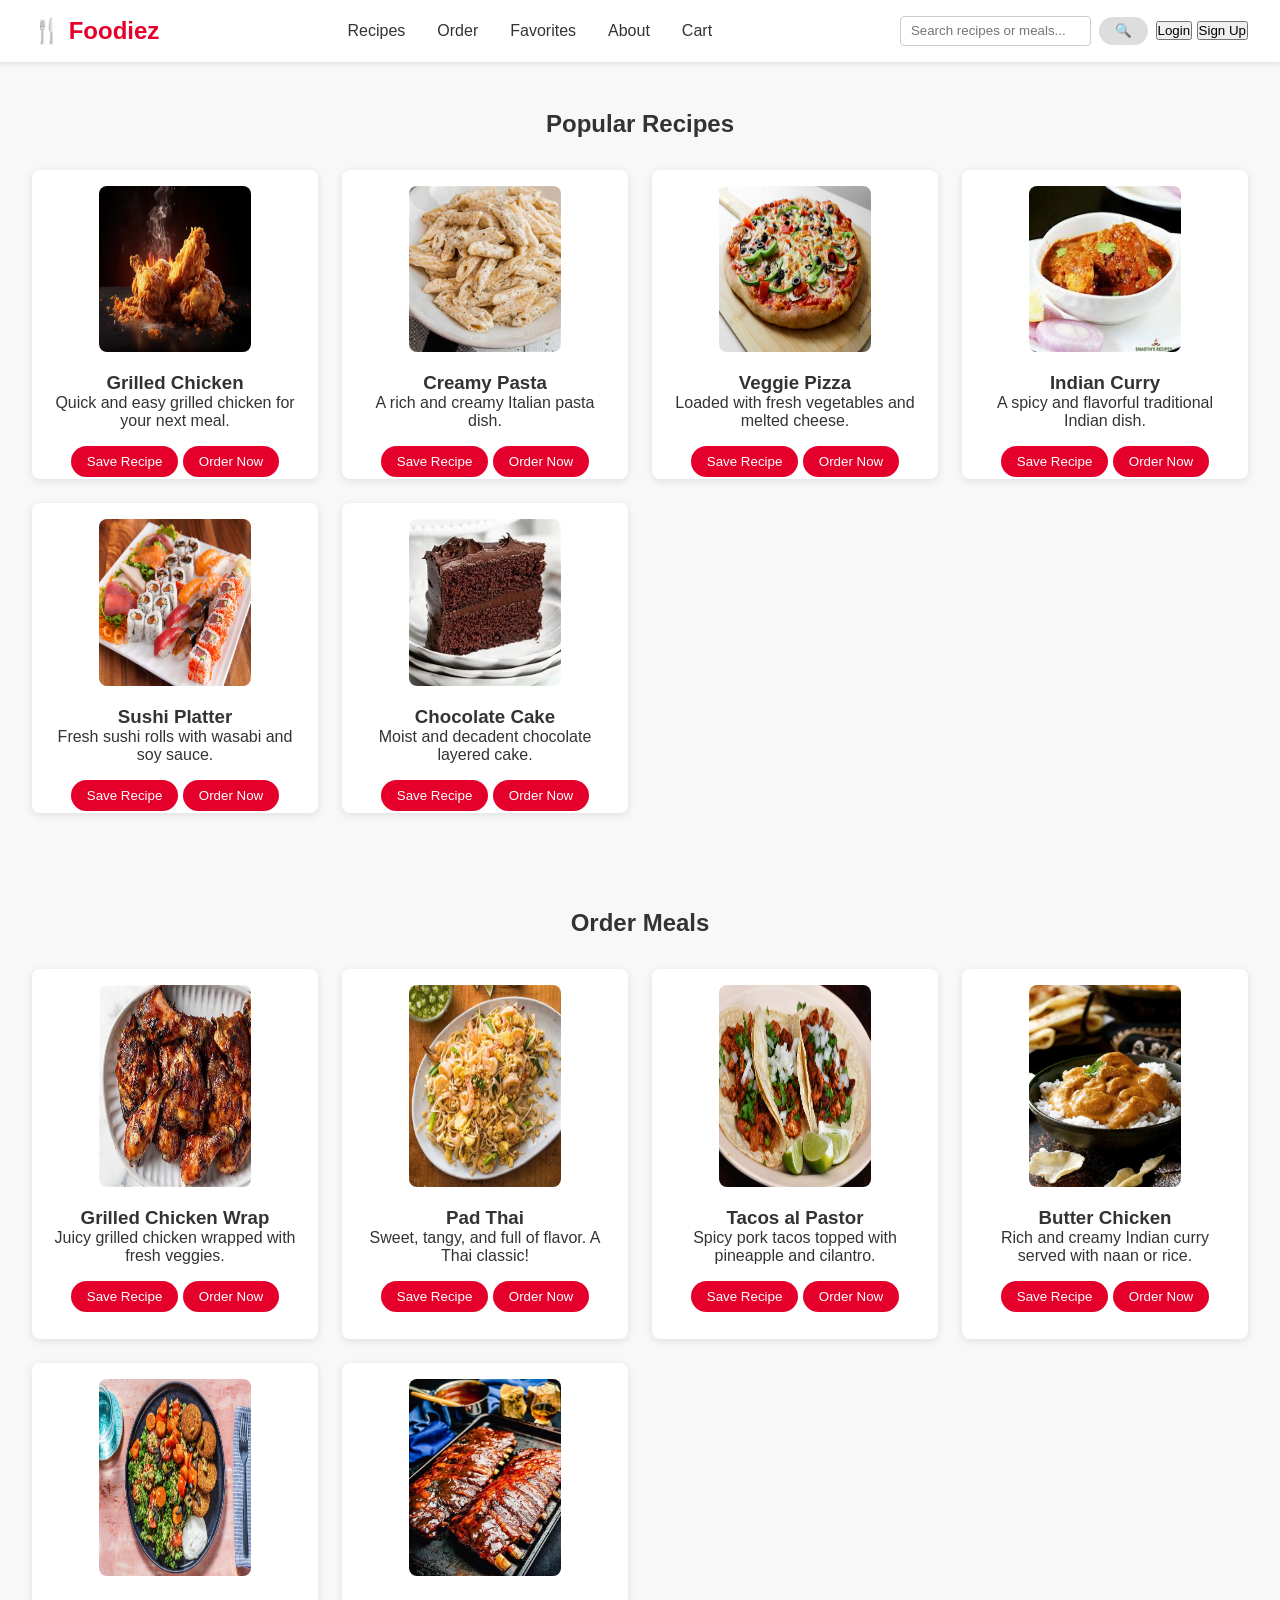
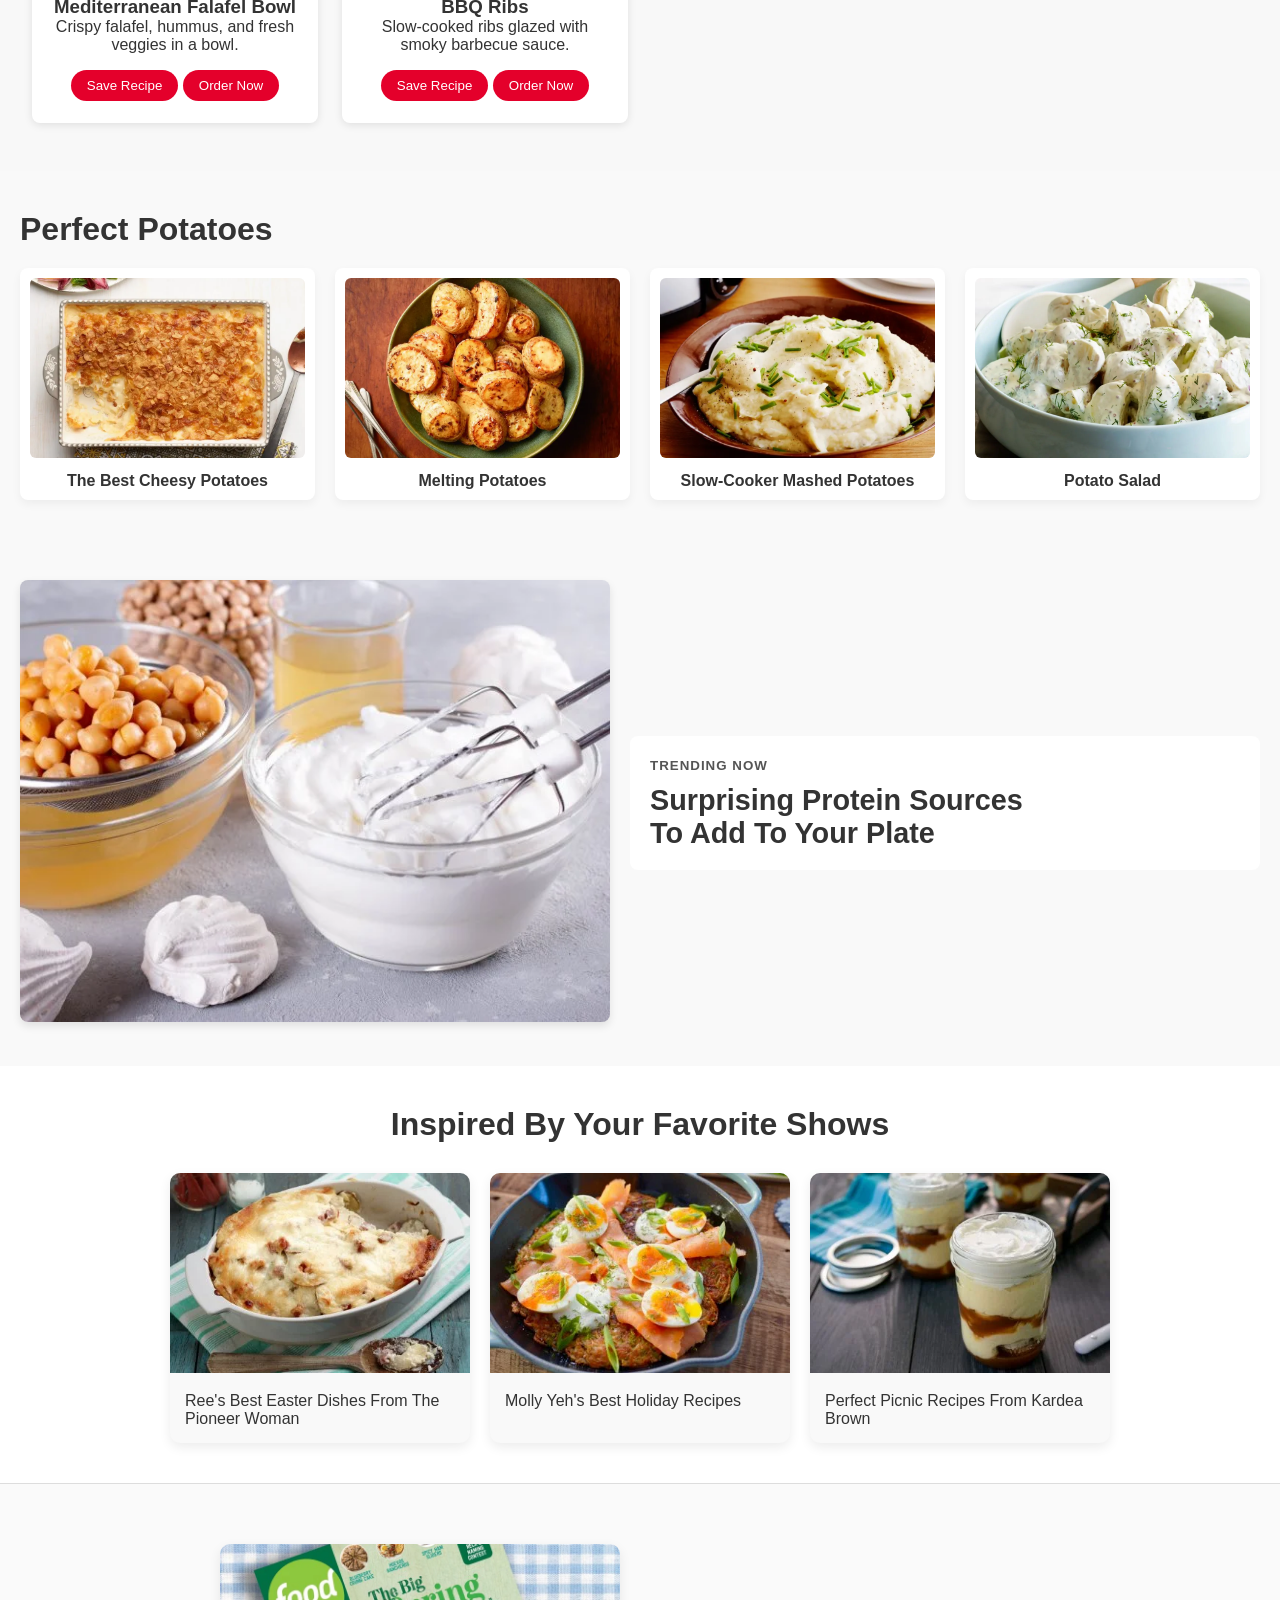
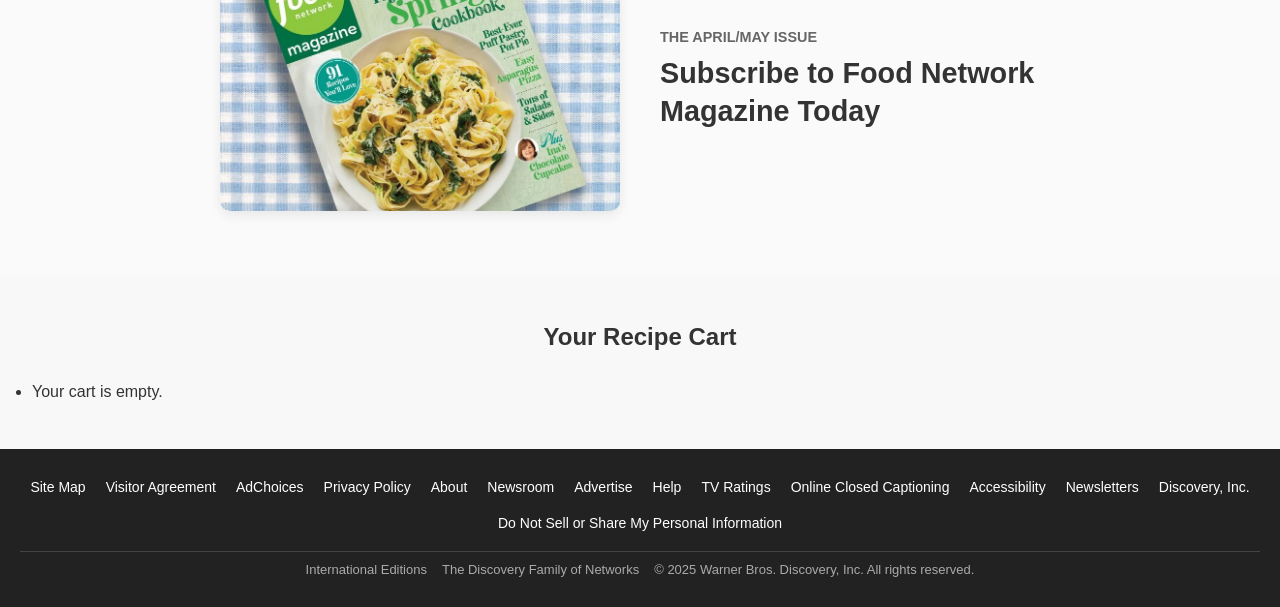
<file: index.html>
<!DOCTYPE html>
<html lang="en">

<head>
  <meta charset="UTF-8" />
  <meta name="viewport" content="width=device-width, initial-scale=1.0" />
  <title>Foodiez - Discover & Order Food</title>
  <link rel="stylesheet" href="index.css" />
</head>

<body>
  <!-- Navbar -->
  <header class="navbar">
    <div class="logo">🍴 Foodiez</div>
    <nav class="nav-links">
      <a href="https://www.indianhealthyrecipes.com/">Recipes</a>
      <a href="#order">Order</a>
      <a href="http://127.0.0.1:3000/one.html">Favorites</a>
      <a href="#about">About</a>
      <!-- <button onclick="addToCart('Ree\'s Best Easter Dishes')">Add to Cart</button> -->
      <a href="#cart"> Cart</a>

    </nav>
    <div class="nav-right">
      <!-- <input type="text" placeholder="Search recipes or meals..." />
      <button class="search-btn">🔍</button> -->
      <input type="text" id="searchInput" placeholder="Search recipes or meals..." />
<button class="search-btn" onclick="searchItems()">🔍</button>

      
      <div id="user-container">
        <button id="loginButton" onclick="openModal('login')">Login</button>
        <button id="signupButton" onclick="openModal('signup')">Sign Up</button>
        <span id="userName" style="display:none;"></span> <!-- Display Name after login -->
        <button id="logoutButton" onclick="logout()" style="display:none;">Sign Out</button> <!-- Sign Out Button -->
      </div>
    </div>
    
  </header>

  

 
  
  
  <!-- Login Modal -->
  <div id="loginModal" class="modal">
    <div class="modal-content">
      <span class="close" onclick="closeModal('login')">&times;</span>
      <h2>Login</h2>
      <input type="text" id="loginEmail" placeholder="Email" />
      <input type="password" id="loginPassword" placeholder="Password" />
      <button onclick="login()">Login</button>
    </div>
  </div>
  
  <!-- Signup Modal -->
  <div id="signupModal" class="modal">
    <div class="modal-content">
      <span class="close" onclick="closeModal('signup')">&times;</span>
      <h2>Sign Up</h2>
      <input type="text" id="signupName" placeholder="Full Name" />
      <input type="email" id="signupEmail" placeholder="Email" />
      <input type="password" id="signupPassword" placeholder="Password" />
      <button onclick="signup()">Sign Up</button>
    </div>
  </div>
  

  <!-- Hero Section -->
  <!-- <section class="hero">
    <img src="https://source.unsplash.com/1600x600/?food" alt="Delicious food" />
    <div class="hero-text">
      <h1>Discover Recipes. Order Meals. All in One Place.</h1>
      <p>Deliciously simple. Welcome to Foodiez.</p>
    </div>
  </section> -->

  <!-- Recipes Section --> 
  <section id="recipes" class="section">
    <h2>Popular Recipes</h2>
    <div class="card-grid">
  
      <div class="card">
        <a href="one.html">
          <img src="./images/generative-ai-illustration-fried-chicken-plain-background_479694-15232.avif" alt="Delicious Recipe" style="cursor: pointer;" />
        </a>
        
        <!-- <img src="./images/generative-ai-illustration-fried-chicken-plain-background_479694-15232.avif" alt="Delicious Recipe" onclick="navigateToRecipe()" style="cursor: pointer;" /> -->
        <h3>Grilled Chicken</h3>
        <p>Quick and easy grilled chicken for your next meal.</p>
        <div class="button-group">
          <button onclick="saveRecipe('Grilled Chicken')">Save Recipe</button>
          <button onclick="orderRecipe('Grilled Chicken')">Order Now</button>
        </div>
      </div>
  
      <div class="card">
        <a href="one.html">
          <img src="./images/img29.jfif "Delicious Recipe" style="cursor: pointer;" />
        </a>
        <!-- <img src="./images/img29.jfif" alt="Creamy Pasta" /> -->
        <h3>Creamy Pasta</h3>
        <p>A rich and creamy Italian pasta dish.</p>
        <div class="button-group">
          <button onclick="saveRecipe('Creamy Pasta')">Save Recipe</button>
          <button onclick="orderRecipe('Creamy Pasta')">Order Now</button>
        </div>
      </div>
  
      <div class="card">
        <a href="one.html">
          <img src="./images/pizza1.webp "Delicious Recipe" style="cursor: pointer;" />
        </a>
        <!-- <img src="./images/pizza1.webp" alt="Veggie Pizza" /> -->
        <h3>Veggie Pizza</h3>
        <p>Loaded with fresh vegetables and melted cheese.</p>
        <div class="button-group">
          <button onclick="saveRecipe('Veggie Pizza')">Save Recipe</button>
          <button onclick="orderRecipe('Veggie Pizza')">Order Now</button>
        </div>
      </div>
  
      <div class="card">
        <a href="one.html">
          <img src="./images/specialcurry.jfif "Delicious Recipe" style="cursor: pointer;" />
        </a>
        <!-- <img src="./images/specialcurry.jfif" alt="Indian Curry" /> -->
        <h3>Indian Curry</h3>
        <p>A spicy and flavorful traditional Indian dish.</p>
        <div class="button-group">
          <button onclick="saveRecipe('Indian Curry')">Save Recipe</button>
          <button onclick="orderRecipe('Indian Curry')">Order Now</button>
        </div>
      </div>
  
      <div class="card">
        <a href="one.html">
          <img src="./images/sushi1.jfif"Delicious Recipe" style="cursor: pointer;" />
        </a>
        <!-- <img src="./images/sushi1.jfif" alt="Sushi" /> -->
        <h3>Sushi Platter</h3>
        <p>Fresh sushi rolls with wasabi and soy sauce.</p>
        <div class="button-group">
          <button onclick="saveRecipe('Sushi Platter')">Save Recipe</button>
          <button onclick="orderRecipe('Sushi Platter')">Order Now</button>
        </div>
      </div>
  
      <div class="card">
        <a href="one.html">
          <img src="./images/cake.jfif"Delicious Recipe" style="cursor: pointer;" />
        </a>
        <!-- <img src="./images/cake.jfif" alt="Chocolate Cake" /> -->
        <h3>Chocolate Cake</h3>
        <p>Moist and decadent chocolate layered cake.</p>
        <div class="button-group">
          <button onclick="saveRecipe('Chocolate Cake')">Save Recipe</button>
          <button onclick="orderRecipe('Chocolate Cake')">Order Now</button>
        </div>
      </div>
  
    </div>
  </section>
  
  

  <!-- Order Section -->
  <section id="order" class="section">
    <h2>Order Meals</h2>
    <div class="card-grid">
      <!-- Grilled Chicken Wrap -->
      <div class="card">
        <a href="one.html">
          <img src="./images/grilled.jfif "Delicious Recipe" style="cursor: pointer;" />
        </a>
        <!-- <img src="./images/grilled.jfif" alt="Grilled chicken wrap with veggies" /> -->
        <h3>Grilled Chicken Wrap</h3>
        <p>Juicy grilled chicken wrapped with fresh veggies.</p>
        <button onclick="saveRecipe('Grilled Chicken Wrap')">Save Recipe</button>
        <button onclick="orderMeal('Grilled Chicken Wrap')">Order Now</button>
      </div>
  
      <!-- Pad Thai -->
      <div class="card">
        <a href="one.html">
          <img src="./images/pad_thai.jfif"Delicious Recipe" style="cursor: pointer;" />
        </a>
        <!-- <img src="./images/pad_thai.jfif" alt="Authentic Thai stir-fried noodles" /> -->
        <h3>Pad Thai</h3>
        <p>Sweet, tangy, and full of flavor. A Thai classic!</p>
        <button onclick="saveRecipe('Pad Thai')">Save Recipe</button>
        <button onclick="orderMeal('Pad Thai')">Order Now</button>
      </div>
  
      <!-- Tacos al Pastor -->
      <div class="card">
        <a href="one.html">
          <img src="./images/Tacos-al-pastor-2.jpg "Delicious Recipe" style="cursor: pointer;" />
        </a>
        <!-- <img src="./images/Tacos-al-pastor-2.jpg" alt="Tacos al pastor with pineapple and onions" /> -->
        <h3>Tacos al Pastor</h3>
        <p>Spicy pork tacos topped with pineapple and cilantro.</p>
        <button onclick="saveRecipe('Tacos al Pastor')">Save Recipe</button>
        <button onclick="orderMeal('Tacos al Pastor')">Order Now</button>
      </div>
  
      <!-- Butter Chicken -->
      <div class="card">
        <a href="one.html">
          <img src="./images/butter_chicken.jfif "Delicious Recipe" style="cursor: pointer;" />
        </a>
        <!-- <img src="./images/butter_chicken.jfif" alt="Creamy butter chicken with naan" /> -->
        <h3>Butter Chicken</h3>
        <p>Rich and creamy Indian curry served with naan or rice.</p>
        <button onclick="saveRecipe('Butter Chicken')">Save Recipe</button>
        <button onclick="orderMeal('Butter Chicken')">Order Now</button>
      </div>
  
      <!-- Mediterranean Falafel Bowl -->
      <div class="card">
        <a href="one.html">
          <img src="./images/bol-de-falafels-a-la-mediterraneenne.jpg "Delicious Recipe" style="cursor: pointer;" />
        </a>
        <!-- <img src="./images/bol-de-falafels-a-la-mediterraneenne.jpg" alt="Falafel bowl with hummus and tabbouleh" /> -->
        <h3>Mediterranean Falafel Bowl</h3>
        <p>Crispy falafel, hummus, and fresh veggies in a bowl.</p>
        <button onclick="saveRecipe('Mediterranean Falafel Bowl')">Save Recipe</button>
        <button onclick="orderMeal('Mediterranean Falafel Bowl')">Order Now</button>
      </div>
  
      <!-- BBQ Ribs -->
      <div class="card">
        <a href="one.html">
          <img src="./images/bbq_ribs.jfif"Delicious Recipe" style="cursor: pointer;" />
        </a>
        <!-- <img src="./images/bbq_ribs.jfif" alt="BBQ ribs with smoky sauce" /> -->
        <h3>BBQ Ribs</h3>
        <p>Slow-cooked ribs glazed with smoky barbecue sauce.</p>
        <button onclick="saveRecipe('BBQ Ribs')">Save Recipe</button>
        <button onclick="orderMeal('BBQ Ribs')">Order Now</button>
      </div>
    </div>
  </section>
  

  <section class="recipe-section">
    <h2>Perfect Potatoes</h2>
    <div class="recipe-grid">
      <div class="recipe-card">
        <a href="one.html">
          <img src="./images/img5(1).webp "Delicious Recipe" style="cursor: pointer;" />
        </a>
        <!-- <img src="./images/img5(1).webp" alt="The Best Cheesy Potatoes"> -->
        <p>The Best Cheesy Potatoes</p>
      </div>
      <div class="recipe-card">
        <a href="one.html">
          <img src="./images/img6(1).webp"Delicious Recipe" style="cursor: pointer;" />
        </a>
        <!-- <img src="./images/img6(1).webp" alt="Melting Potatoes"> -->
        <p>Melting Potatoes</p>
      </div>
      <div class="recipe-card">
        <a href="one.html">
          <img src="./images/img7(1).webp"Delicious Recipe" style="cursor: pointer;" />
        </a>
        <!-- <img src="./images/img7(1).webp" alt="Slow-Cooker Mashed Potatoes"> -->
        <p>Slow-Cooker Mashed Potatoes</p>
      </div>
      <div class="recipe-card">
        <a href="one.html">
          <img src="./images/img8(1).webp"Delicious Recipe" style="cursor: pointer;" />
        </a>
        <!-- <img src="./images/img8(1).webp" alt="Potato Salad"> -->
        <p>Potato Salad</p>
      </div>
    </div>
  </section>


  <section class="trending-section">
    <div class="trending-container">
      <div class="trending-img">
        <a href="one.html">
          <img src="./images/img13.webp"Delicious Recipe" style="cursor: pointer;" />
        </a>
        <!-- <img src="./images/img13.webp" alt="Trending Soup Dish"> -->
      </div>
      <div class="trending-content">
        <small>TRENDING NOW</small>
        <h2>Surprising Protein Sources<br>To Add To Your Plate</h2>
      </div>
    </div>
  </section>


  <section class="tv-inspired-section">
    <h2>Inspired By Your Favorite Shows</h2>
    <div class="tv-cards">
      <div class="tv-card">
        <a href="one.html">
          <img src="./images/img30.webp"Delicious Recipe" style="cursor: pointer;" />
        </a>
        <!-- <img src="./images/img30.webp" alt="Ree's Best Easter Dishes"> -->
        <p>Ree's Best Easter Dishes From The Pioneer Woman</p>
      </div>
      <div class="tv-card">
        <a href="one.html">
          <img src="./images/img31.webp"Delicious Recipe" style="cursor: pointer;" />
        </a>
        <!-- <img src="./images/img31.webp" alt="Molly Yeh's Best Holiday Recipes"> -->
        <p>Molly Yeh's Best Holiday Recipes</p>
      </div>
      <div class="tv-card">
        <a href="one.html">
          <img src="./images/img32.webp"Delicious Recipe" style="cursor: pointer;" />
        </a>
        <!-- <img src="./images/img32.webp" alt="Perfect Picnic Recipes From Kardea"> -->
        <p>Perfect Picnic Recipes From Kardea Brown</p>
      </div>
    </div>
  </section>



  <section class="magazine-subscription">
    <div class="magazine-container">
      <a href="one.html">
        <img src="./images/img33.webp "Delicious Recipe" style="cursor: pointer;" />
      </a>
      <!-- <img src="./images/img33.webp" alt="Food Network Magazine Cover"> -->
      <div class="magazine-text">
        <h5>The April/May Issue</h5>
        <h2>Subscribe to Food Network Magazine Today</h2>
      </div>
    </div>
  </section>

<!-- its an cart -->
  <section id="cart" class="section">
    <h2>Your Recipe Cart</h2>
    <ul id="cartList"></ul>
  </section>
  

  <footer class="site-footer">
    <div class="footer-links">
      <a href="https://www.foodnetwork.com/site/site-map">Site Map</a>
      <a href="https://www.wbd.com/discovery-visitor-agreement/">Visitor Agreement</a>
      <a href="https://www.wbdprivacy.com/policycenter/b2c/">AdChoices</a>
      <a href="https://www.wbdprivacy.com/policycenter/b2c/">Privacy Policy</a>
      <a href="https://www.foodnetwork.com/site/about-foodnetwork-com">About</a>
      <a href="https://www.wbd.com/">Newsroom</a>
      <a href="https://www.wbd.com/">Advertise</a>
      <a href="https://help.foodnetwork.com/hc/en-us">Help</a>
      <a href="http://www.tvguidelines.org/ratings.html">TV Ratings</a>
      <a href="#">Online Closed Captioning</a>
      <a href="#">Accessibility</a>
      <a href="#">Newsletters</a>
      <a href="#">Discovery, Inc.</a>
      <a href="#">Do Not Sell or Share My Personal Information</a>
    </div>
    <div class="footer-bottom">
      <span>International Editions</span>
      <span>The Discovery Family of Networks</span>
      <span>&copy; 2025 Warner Bros. Discovery, Inc. All rights reserved.</span>
    </div>
  </footer>
  
  
  <div id="siteContent" style="display:none;">
    <!-- Your existing content here, like recipes, cart, etc. -->
  </div>


 

  <script src="index.js"></script>
</body>

</html>
</file>
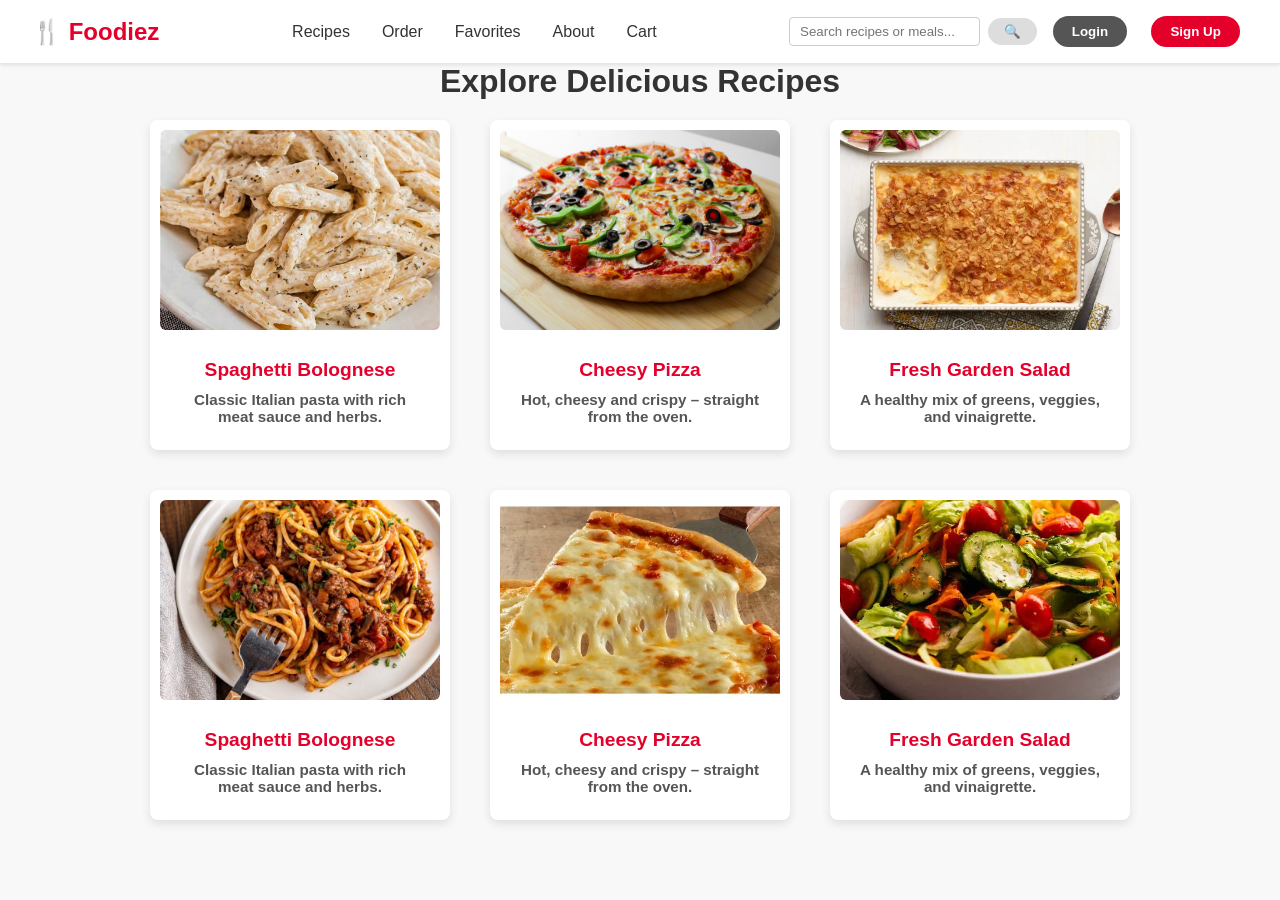
<file: one.html>
<!DOCTYPE html>
<html lang="en">
<head>
  <meta charset="UTF-8">
  <title>Foodiez Recipes</title>
  <link rel="stylesheet" href="index.css" />
  <style>
    .recipe-container {
      display: flex;
      flex-wrap: wrap;
      justify-content: center;
    }

    .recipe-card {
      width: 300px;
      background-color: #fff;
      border-radius: 8px;
      box-shadow: 0 4px 10px rgba(0, 0, 0, 0.1);
      margin: 20px;
      overflow: hidden;
      text-align: center;
      font-family: sans-serif;
    }

    .recipe-card img {
      width: 100%;
      height: 200px;
      object-fit: cover;
      cursor: pointer;
    }

    .recipe-card .info {
      padding: 15px;
    }

    .recipe-card h3 {
      margin: 10px 0 5px;
      font-size: 1.2rem;
      color: #e4002b;
    }

    .recipe-card p {
      font-size: 0.95rem;
      color: #555;
    }
  </style>
</head>
<body>



   <!-- Navbar -->
   <header class="navbar">
    <div class="logo">🍴 Foodiez</div>
    <nav class="nav-links">
      <a href="./index.html">Recipes</a>
      <a href="./index.html">Order</a>
      <a href="./index.html">Favorites</a>
      <a href="./index.html">About</a>
      <!-- <button onclick="addToCart('Ree\'s Best Easter Dishes')">Add to Cart</button> -->
      <a href="./index.html"> Cart</a>

    </nav>
    <div class="nav-right">
      <input type="text" placeholder="Search recipes or meals..." />
      <button class="search-btn">🔍</button>
      <button class="login-btn" onclick="openModal('login')">Login</button>
      <button class="signup-btn" onclick="openModal('signup')">Sign Up</button>
    </div>
  </header>

  <h1 style="text-align: center;">Explore Delicious Recipes</h1>

  <div class="recipe-container">

    <!-- Recipe 1 -->
    <div class="recipe-card">
      <a href="recipe-details.html?recipe=spaghetti">
        <img src="./images/img29.jfif" alt="Spaghetti">
      </a>
      <div class="info">
        <h3>Spaghetti Bolognese</h3>
        <p>Classic Italian pasta with rich meat sauce and herbs.</p>
      </div>
    </div>

    <!-- Recipe 2 -->
    <div class="recipe-card">
      <a href="recipe-details.html?recipe=pizza">
        <img src="./images/pizza1.webp " alt="Pizza">
      </a>
      <div class="info">
        <h3>Cheesy Pizza</h3>
        <p>Hot, cheesy and crispy – straight from the oven.</p>
      </div>
    </div>

    <!-- Recipe 3 -->
    <div class="recipe-card">
      <a href="recipe-details.html?recipe=salad">
        <img src="./images/img5(1).webp" alt="Salad">
      </a>
      <div class="info">
        <h3>Fresh Garden Salad</h3>
        <p>A healthy mix of greens, veggies, and vinaigrette.</p>
      </div>
    </div>


    <div class="recipe-card">
      <a href="recipe-details.html?recipe=spaghetti">
        <img src="./images/spaghetti-bolognese-36-720x720.jpg" alt="Spaghetti">
      </a>
      <div class="info">
        <h3>Spaghetti Bolognese</h3>
        <p>Classic Italian pasta with rich meat sauce and herbs.</p>
      </div>
    </div>

    <!-- Recipe 2 -->
    <div class="recipe-card">
      <a href="recipe-details.html?recipe=pizza">
        <img src="./images/cheese-pizza-500x500.webp " alt="Pizza">
      </a>
      <div class="info">
        <h3>Cheesy Pizza</h3>
        <p>Hot, cheesy and crispy – straight from the oven.</p>
      </div>
    </div>

    <!-- Recipe 3 -->
    <div class="recipe-card">
      <a href="recipe-details.html?recipe=salad">
        <img src="./images/Garden-Salad_47-SQ.webp" alt="Salad">
      </a>
      <div class="info">
        <h3>Fresh Garden Salad</h3>
        <p>A healthy mix of greens, veggies, and vinaigrette.</p>
      </div>
    </div>

  </div>

</body>
</html>
</file>
<file: index.css>
* {
    box-sizing: border-box;
    margin: 0;
    padding: 0;
    font-family: 'Segoe UI', Tahoma, Geneva, Verdana, sans-serif;
  }
  
  body {
    background-color: #f8f8f8;
    color: #333;
  }
  
  .navbar {
    display: flex;
    justify-content: space-between;
    align-items: center;
    padding: 1rem 2rem;
    background-color: #fff;
    box-shadow: 0 2px 4px rgba(0, 0, 0, 0.1);
  }
  
  .logo {
    font-size: 1.5rem;
    font-weight: bold;
    color: #e4002b;
  }
  
  .nav-links a {
    margin: 0 1rem;
    text-decoration: none;
    color: #333;
    font-weight: 500;
  }
  
  .nav-links {
    flex: 1;
    display: flex;
    justify-content: center;
  }
  
  .nav-right {
    display: flex;
    gap: 0.5rem;
    align-items: center;
  }
  
  .nav-right input {
    padding: 0.4rem 0.6rem;
    border-radius: 4px;
    border: 1px solid #ccc;
  }
  
  .search-btn,
  .signup-btn {
    padding: 0.4rem 1rem;
    border: none;
    border-radius: 20px;
    cursor: pointer;
    font-weight: bold;
  }
  
  .search-btn {
    background-color: #ddd;
  }
  
  .signup-btn {
    background-color: #e4002b;
    color: #fff;
  }
  
  .signup-btn:hover {
    background-color: #c20025;
  }
  
  .hero {
    position: relative;
  }
  
  .hero img {
    width: 100%;
    height: auto;
    object-fit: cover;
  }
  
  .hero-text {
    position: absolute;
    top: 50%;
    left: 5%;
    transform: translateY(-50%);
    background-color: rgba(255, 255, 255, 0.8);
    padding: 1rem 2rem;
    border-radius: 8px;
  }
  
  .section {
    padding: 3rem 2rem;
  }
  
  .section h2 {
    text-align: center;
    margin-bottom: 2rem;
  }
  
  .card-grid {
    display: grid;
    grid-template-columns: repeat(auto-fit, minmax(280px, 1fr));
    gap: 1.5rem;
  }
  
  .card {
    background-color: white;
    padding: 1rem;
    border-radius: 8px;
    box-shadow: 0 2px 8px rgba(0, 0, 0, 0.1);
    text-align: center;
  }
  
  .card img {
    width: 60%;
    height:60%;
    border-radius: 8px;
    margin-bottom: 1rem;
  }
  
  .card button {
    margin-top: 1rem;
    padding: 0.5rem 1rem;
    background-color: #e4002b;
    color: #fff;
    border: none;
    border-radius: 20px;
    cursor: pointer;
  }
  
  .card button:hover {
    background-color: #c20025;
  }
  
  .footer {
    text-align: center;
    padding: 1.5rem;
    background-color: #222;
    color: #fff;
    margin-top: 3rem;
  }
  
  @media (max-width: 768px) {
    .nav-links {
      display: none;
    }
  
    .hero-text {
      width: 90%;
      left: 50%;
      transform: translate(-50%, -50%);
      text-align: center;
    }
  }

  .auth-buttons {
    text-align: center;
    margin: 1rem 0;
  }
  
  .login-btn,
  .signup-btn {
    margin: 0 0.5rem;
    padding: 0.5rem 1.2rem;
    border: none;
    border-radius: 20px;
    font-weight: bold;
    cursor: pointer;
  }
  
  .login-btn {
    background-color: #555;
    color: white;
  }
  
  .modal {
    display: none;
    position: fixed;
    z-index: 999;
    left: 0;
    top: 0;
    width: 100%;
    height: 100%;
    overflow: auto;
    background-color: rgba(0, 0, 0, 0.6);
  }
  
  .modal-content {
    background-color: #fff;
    margin: 10% auto;
    padding: 2rem;
    border-radius: 8px;
    width: 90%;
    max-width: 400px;
    text-align: center;
  }
  
  .modal-content input {
    display: block;
    width: 100%;
    margin: 0.5rem 0;
    padding: 0.5rem;
    border-radius: 4px;
    border: 1px solid #ccc;
  }
  
  .modal-content button {
    margin-top: 1rem;
    background-color: #e4002b;
    color: #fff;
    border: none;
    border-radius: 20px;
    padding: 0.5rem 1rem;
    cursor: pointer;
  }
  
  .modal-content button:hover {
    background-color: #c20025;
  }
  
  .close {
    position: absolute;
    right: 20px;
    top: 10px;
    font-size: 24px;
    cursor: pointer;
  }

  .recipe-section {
    padding: 40px 20px;
    background-color: #f9f9f9;
  }
  
  .recipe-section h2 {
    font-size: 2rem;
    margin-bottom: 20px;
    font-weight: 700;
  }
  
  .recipe-grid {
    display: grid;
    grid-template-columns: repeat(auto-fit, minmax(220px, 1fr));
    gap: 20px;
  }
  
  .recipe-card {
    background: white;
    padding: 10px;
    border-radius: 8px;
    text-align: center;
    box-shadow: 0 4px 10px rgba(0, 0, 0, 0.05);
    transition: transform 0.2s ease;
  }
  
  .recipe-card img {
    width: 100%;
    height: 180px;
    object-fit: cover;
    border-radius: 6px;
  }
  
  .recipe-card p {
    margin-top: 10px;
    font-weight: 600;
    font-size: 1rem;
  }
  
  .recipe-card:hover {
    transform: translateY(-5px);
  }
  
  .trending-section {
    background-color: #f9f9f9;
    padding: 40px 20px;
  }
  
  .trending-container {
    display: flex;
    flex-wrap: wrap;
    gap: 20px;
    align-items: center;
    justify-content: center;
  }
  
  .trending-img {
    flex: 1;
    min-width: 300px;
  }
  
  .trending-img img {
    width: 100%;
    border-radius: 8px;
    object-fit: cover;
    box-shadow: 0 4px 8px rgba(0, 0, 0, 0.1);
  }
  
  .trending-content {
    flex: 1;
    min-width: 280px;
    padding: 20px;
    background-color: #fff;
    border-radius: 8px;
  }
  
  .trending-content small {
    font-weight: 700;
    color: #555;
    letter-spacing: 1px;
  }
  
  .trending-content h2 {
    font-size: 1.8rem;
    font-weight: bold;
    margin-top: 10px;
  }


  .tv-inspired-section {
    padding: 40px 20px;
    background-color: #fff;
    text-align: center;
  }
  
  .tv-inspired-section h2 {
    font-size: 2rem;
    margin-bottom: 30px;
    font-weight: 700;
  }
  
  .tv-cards {
    display: flex;
    flex-wrap: wrap;
    gap: 20px;
    justify-content: center;
  }
  
  .tv-card {
    background-color: #f9f9f9;
    width: 300px;
    border-radius: 10px;
    overflow: hidden;
    box-shadow: 0 4px 12px rgba(0, 0, 0, 0.08);
    text-align: left;
  }
  
  .tv-card img {
    width: 100%;
    height: 200px;
    object-fit: cover;
  }
  
  .tv-card p {
    padding: 15px;
    font-weight: 500;
    font-size: 1rem;
  }

  .magazine-subscription {
    padding: 60px 20px;
    background-color: #fafafa;
    border-top: 1px solid #ddd;
  }
  
  .magazine-container {
    display: flex;
    align-items: center;
    justify-content: center;
    flex-wrap: wrap;
    max-width: 1000px;
    margin: 0 auto;
    gap: 40px;
  }
  
  .magazine-container img {
    max-width: 400px;
    height: auto;
    border-radius: 10px;
    box-shadow: 0 4px 12px rgba(0, 0, 0, 0.08);
  }
  
  .magazine-text {
    max-width: 400px;
    text-align: left;
  }
  
  .magazine-text h5 {
    font-size: 0.9rem;
    color: #666;
    margin-bottom: 10px;
    text-transform: uppercase;
  }
  
  .magazine-text h2 {
    font-size: 1.8rem;
    line-height: 1.3;
    font-weight: 700;
  }
  

  .magazine-subscription {
    padding: 60px 20px;
    background-color: #fafafa;
    border-top: 1px solid #ddd;
  }
  
  .magazine-container {
    display: flex;
    align-items: center;
    justify-content: center;
    flex-wrap: wrap;
    max-width: 1000px;
    margin: 0 auto;
    gap: 40px;
  }
  
  .magazine-container img {
    max-width: 400px;
    height: auto;
    border-radius: 10px;
    box-shadow: 0 4px 12px rgba(0, 0, 0, 0.08);
  }
  
  .magazine-text {
    max-width: 400px;
    text-align: left;
  }
  
  .magazine-text h5 {
    font-size: 0.9rem;
    color: #666;
    margin-bottom: 10px;
    text-transform: uppercase;
  }
  
  .magazine-text h2 {
    font-size: 1.8rem;
    line-height: 1.3;
    font-weight: 700;
  }


  .site-footer {
    background-color: #222;
    color: #fff;
    padding: 30px 20px;
    font-size: 14px;
  }
  
  .footer-links {
    display: flex;
    flex-wrap: wrap;
    justify-content: center;
    gap: 20px;
    text-align: center;
    margin-bottom: 20px;
  }
  
  .footer-links a {
    color: #fff;
    text-decoration: none;
    transition: color 0.3s ease;
  }
  
  .footer-links a:hover {
    color: #ddd;
  }
  
  .footer-bottom {
    display: flex;
    flex-wrap: wrap;
    justify-content: center;
    gap: 15px;
    text-align: center;
    font-size: 13px;
    color: #aaa;
    border-top: 1px solid #444;
    padding-top: 10px;
  }
  
  html {
    scroll-behavior: smooth;
  }
</file>
